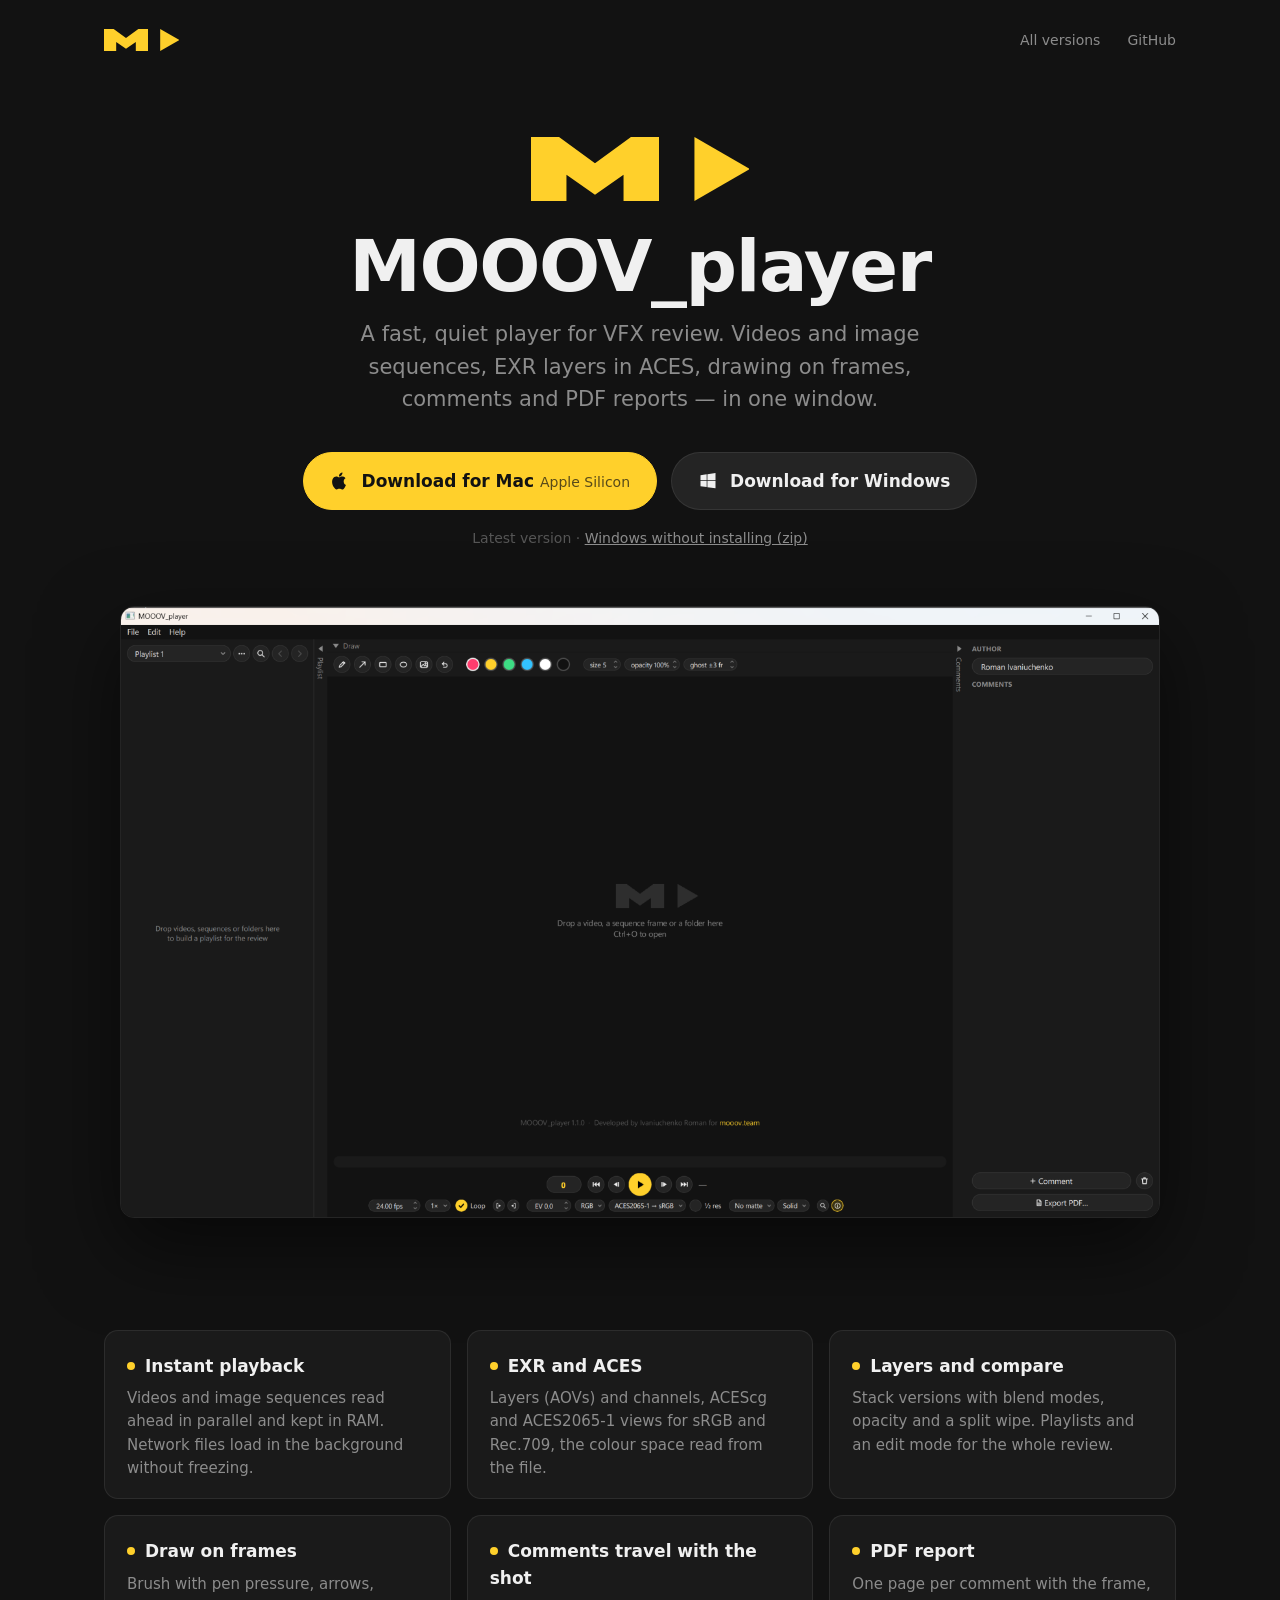
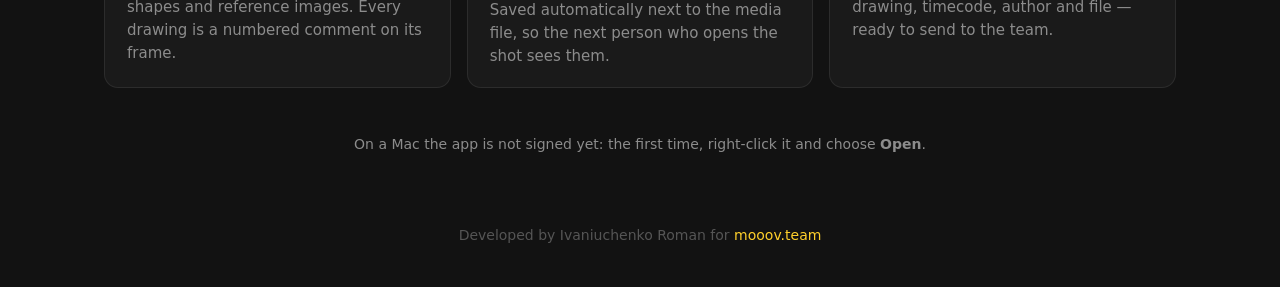
<file: docs/index.html>
<!doctype html>
<html lang="en">
<head>
<meta charset="utf-8">
<meta name="viewport" content="width=device-width, initial-scale=1">
<title>MOOOV_player — fast VFX review player</title>
<meta name="description" content="A fast, quiet player for VFX review on Mac and Windows: videos and image sequences, EXR layers in ACES, drawing on frames, comments and PDF reports.">
<meta property="og:type" content="website">
<meta property="og:site_name" content="MOOOV_player">
<meta property="og:title" content="MOOOV_player — fast VFX review player">
<meta property="og:description" content="Videos and image sequences, EXR layers in ACES, drawing on frames, comments and PDF reports. Free for Mac and Windows.">
<meta property="og:url" content="https://ivanyuchenkoroman.github.io/MOOOV_player/">
<meta property="og:image" content="https://ivanyuchenkoroman.github.io/MOOOV_player/social-preview.png">
<meta property="og:image:width" content="1280">
<meta property="og:image:height" content="640">
<meta name="twitter:card" content="summary_large_image">
<meta name="twitter:image" content="https://ivanyuchenkoroman.github.io/MOOOV_player/social-preview.png">
<meta name="theme-color" content="#121212">
<link rel="icon" href="icon.png">
<style>
  :root {
    --bg: #121212; --surface: #1a1a1a; --control: #242424; --border: rgba(255,255,255,.08);
    --text: #f0f0f0; --dim: #8c8c8c; --muted: #555; --yellow: #FFD02B;
  }
  * { box-sizing: border-box; }
  html, body { margin: 0; background: var(--bg); color: var(--text); }
  body {
    font: 16px/1.55 "Segoe UI", system-ui, -apple-system, "Helvetica Neue", Arial, sans-serif;
    -webkit-font-smoothing: antialiased;
  }
  a { color: inherit; }
  .wrap { max-width: 1120px; margin: 0 auto; padding: 0 24px; }
  header { padding: 28px 0; display: flex; align-items: center; justify-content: space-between; }
  header .mark { height: 22px; display: block; }
  header nav a { color: var(--dim); text-decoration: none; font-size: 14px; margin-left: 22px; }
  header nav a:hover { color: var(--text); }

  .hero { padding: 56px 0 40px; text-align: center; }
  .hero .logo { height: 64px; margin: 0 auto 28px; display: block; }
  h1 { font-size: clamp(40px, 7vw, 72px); line-height: 1.05; margin: 0 0 14px; font-weight: 600; letter-spacing: -0.02em; }
  .lead { color: var(--dim); font-size: clamp(17px, 2.2vw, 21px); margin: 0 auto 36px; max-width: 640px; }

  .buttons { display: flex; gap: 14px; justify-content: center; flex-wrap: wrap; }
  .btn {
    display: inline-flex; align-items: center; gap: 12px; padding: 15px 26px; border-radius: 999px;
    text-decoration: none; font-weight: 600; font-size: 17px; min-width: 250px; justify-content: center;
    background: var(--control); color: var(--text); border: 1px solid var(--border);
    transition: transform .12s ease, background .12s ease;
  }
  .btn:hover { transform: translateY(-1px); background: #2c2c2c; }
  .btn.primary { background: var(--yellow); color: #121212; border-color: var(--yellow); }
  .btn.primary:hover { background: #ffda55; }
  .btn svg { width: 20px; height: 20px; flex: none; }
  .btn small { font-weight: 400; opacity: .7; font-size: 14px; }
  .meta { color: var(--muted); font-size: 14px; margin-top: 18px; }
  .meta a { color: var(--dim); }

  .shot { margin: 56px auto 0; border-radius: 14px; overflow: hidden; border: 1px solid var(--border);
          box-shadow: 0 30px 80px rgba(0,0,0,.55); max-width: 1040px; }
  .shot img { display: block; width: 100%; height: auto; }

  .features { display: grid; grid-template-columns: repeat(3, 1fr); gap: 16px; padding: 72px 0 24px; }
  .card { background: var(--surface); border: 1px solid var(--border); border-radius: 14px; padding: 22px 22px 18px; }
  .card h3 { margin: 0 0 8px; font-size: 17px; font-weight: 600; }
  .card h3::before { content: ""; display: inline-block; width: 8px; height: 8px; border-radius: 50%;
                     background: var(--yellow); margin-right: 10px; vertical-align: 2px; }
  .card p { margin: 0; color: var(--dim); font-size: 15px; }

  .note { color: var(--dim); font-size: 14px; text-align: center; padding: 8px 0 0; }
  footer { color: var(--muted); font-size: 14px; text-align: center; padding: 56px 0 40px; }
  footer a { color: var(--yellow); text-decoration: none; }

  @media (max-width: 820px) { .features { grid-template-columns: 1fr; } header nav a:first-child { display: none; } }
  @media (max-width: 520px) { .btn { min-width: 0; width: 100%; } .hero { padding-top: 24px; } }
</style>
</head>
<body>
<div class="wrap">
  <header>
    <svg class="mark" viewBox="0 0 342 100" aria-label="MOOOV"><polygon points="0,0 43.8,0 100,40.9 156.2,0 200,0 200,100 144.6,100 144.6,59.1 100,90.3 55.4,59.1 55.4,100 0,100" fill="#FFD02B"/><polygon points="255.4,0 342,50 255.4,100" fill="#FFD02B"/></svg>
    <nav>
      <a href="https://github.com/ivanyuchenkoroman/MOOOV_player/releases">All versions</a>
      <a href="https://github.com/ivanyuchenkoroman/MOOOV_player">GitHub</a>
    </nav>
  </header>

  <section class="hero">
    <svg class="logo" viewBox="0 0 342 100" aria-hidden="true"><polygon points="0,0 43.8,0 100,40.9 156.2,0 200,0 200,100 144.6,100 144.6,59.1 100,90.3 55.4,59.1 55.4,100 0,100" fill="#FFD02B"/><polygon points="255.4,0 342,50 255.4,100" fill="#FFD02B"/></svg>
    <h1>MOOOV_player</h1>
    <p class="lead">A fast, quiet player for VFX review. Videos and image sequences, EXR layers in ACES, drawing on frames, comments and PDF reports — in one window.</p>

    <div class="buttons">
      <a class="btn" id="mac" href="https://github.com/ivanyuchenkoroman/MOOOV_player/releases/latest">
        <svg viewBox="0 0 24 24" fill="currentColor" aria-hidden="true"><path d="M16.4 12.6c0-2.6 2.1-3.8 2.2-3.9-1.2-1.8-3.1-2-3.7-2-1.6-.2-3.1.9-3.9.9-.8 0-2-.9-3.4-.9-1.7 0-3.3 1-4.2 2.6-1.8 3.1-.5 7.8 1.3 10.3.9 1.2 1.9 2.6 3.2 2.6 1.3-.1 1.8-.8 3.3-.8s2 .8 3.4.8c1.4 0 2.3-1.3 3.1-2.5 1-1.4 1.4-2.8 1.4-2.9-.1 0-2.7-1-2.7-4.2zM13.9 5c.7-.9 1.2-2 1-3.2-1 0-2.3.7-3 1.6-.7.8-1.3 2-1.1 3.1 1.2.1 2.4-.6 3.1-1.5z"/></svg>
        <span>Download for Mac <small>Apple Silicon</small></span>
      </a>
      <a class="btn" id="win" href="https://github.com/ivanyuchenkoroman/MOOOV_player/releases/latest">
        <svg viewBox="0 0 24 24" fill="currentColor" aria-hidden="true"><path d="M3 5.1 10.4 4v7.2H3V5.1zm8.3-1.2L21 2.5v8.7h-9.7V3.9zM3 12.1h7.4v7.2L3 18.2v-6.1zm8.3 0H21v8.7l-9.7-1.4v-7.3z"/></svg>
        <span>Download for Windows</span>
      </a>
    </div>
    <p class="meta"><span id="ver">Latest version</span> · <a id="zip" href="https://github.com/ivanyuchenkoroman/MOOOV_player/releases/latest">Windows without installing (zip)</a></p>

    <div class="shot"><img src="player.png" width="1600" height="940" alt="MOOOV_player window with the playlist, drawing and comments panels open"></div>
  </section>

  <section class="features">
    <div class="card"><h3>Instant playback</h3><p>Videos and image sequences read ahead in parallel and kept in RAM. Network files load in the background without freezing.</p></div>
    <div class="card"><h3>EXR and ACES</h3><p>Layers (AOVs) and channels, ACEScg and ACES2065-1 views for sRGB and Rec.709, the colour space read from the file.</p></div>
    <div class="card"><h3>Layers and compare</h3><p>Stack versions with blend modes, opacity and a split wipe. Playlists and an edit mode for the whole review.</p></div>
    <div class="card"><h3>Draw on frames</h3><p>Brush with pen pressure, arrows, shapes and reference images. Every drawing is a numbered comment on its frame.</p></div>
    <div class="card"><h3>Comments travel with the shot</h3><p>Saved automatically next to the media file, so the next person who opens the shot sees them.</p></div>
    <div class="card"><h3>PDF report</h3><p>One page per comment with the frame, drawing, timecode, author and file — ready to send to the team.</p></div>
  </section>

  <p class="note">On a Mac the app is not signed yet: the first time, right-click it and choose <b>Open</b>.</p>

  <footer>Developed by Ivaniuchenko Roman for <a href="https://mooov.team">mooov.team</a></footer>
</div>

<script>
// Кнопки ведут прямо на файлы последней версии; без сети/JS остаются ссылкой на страницу релиза.
(function () {
  var mac = document.getElementById("mac"), win = document.getElementById("win");
  var ua = navigator.userAgent;
  (/Mac/.test(ua) && !/iPhone|iPad/.test(ua) ? mac : /Win/.test(ua) ? win : null || mac).classList.add("primary");
  fetch("https://api.github.com/repos/ivanyuchenkoroman/MOOOV_player/releases/latest")
    .then(function (r) { return r.ok ? r.json() : null; })
    .then(function (rel) {
      if (!rel) return;
      document.getElementById("ver").textContent = "Version " + rel.tag_name.replace(/^v/, "");
      (rel.assets || []).forEach(function (a) {
        if (/mac.*\.dmg$/.test(a.name)) mac.href = a.browser_download_url;
        else if (/win-setup\.exe$/.test(a.name)) win.href = a.browser_download_url;
        else if (/win-portable\.zip$/.test(a.name)) document.getElementById("zip").href = a.browser_download_url;
      });
    })
    .catch(function () {});
})();
</script>
</body>
</html>
</file>
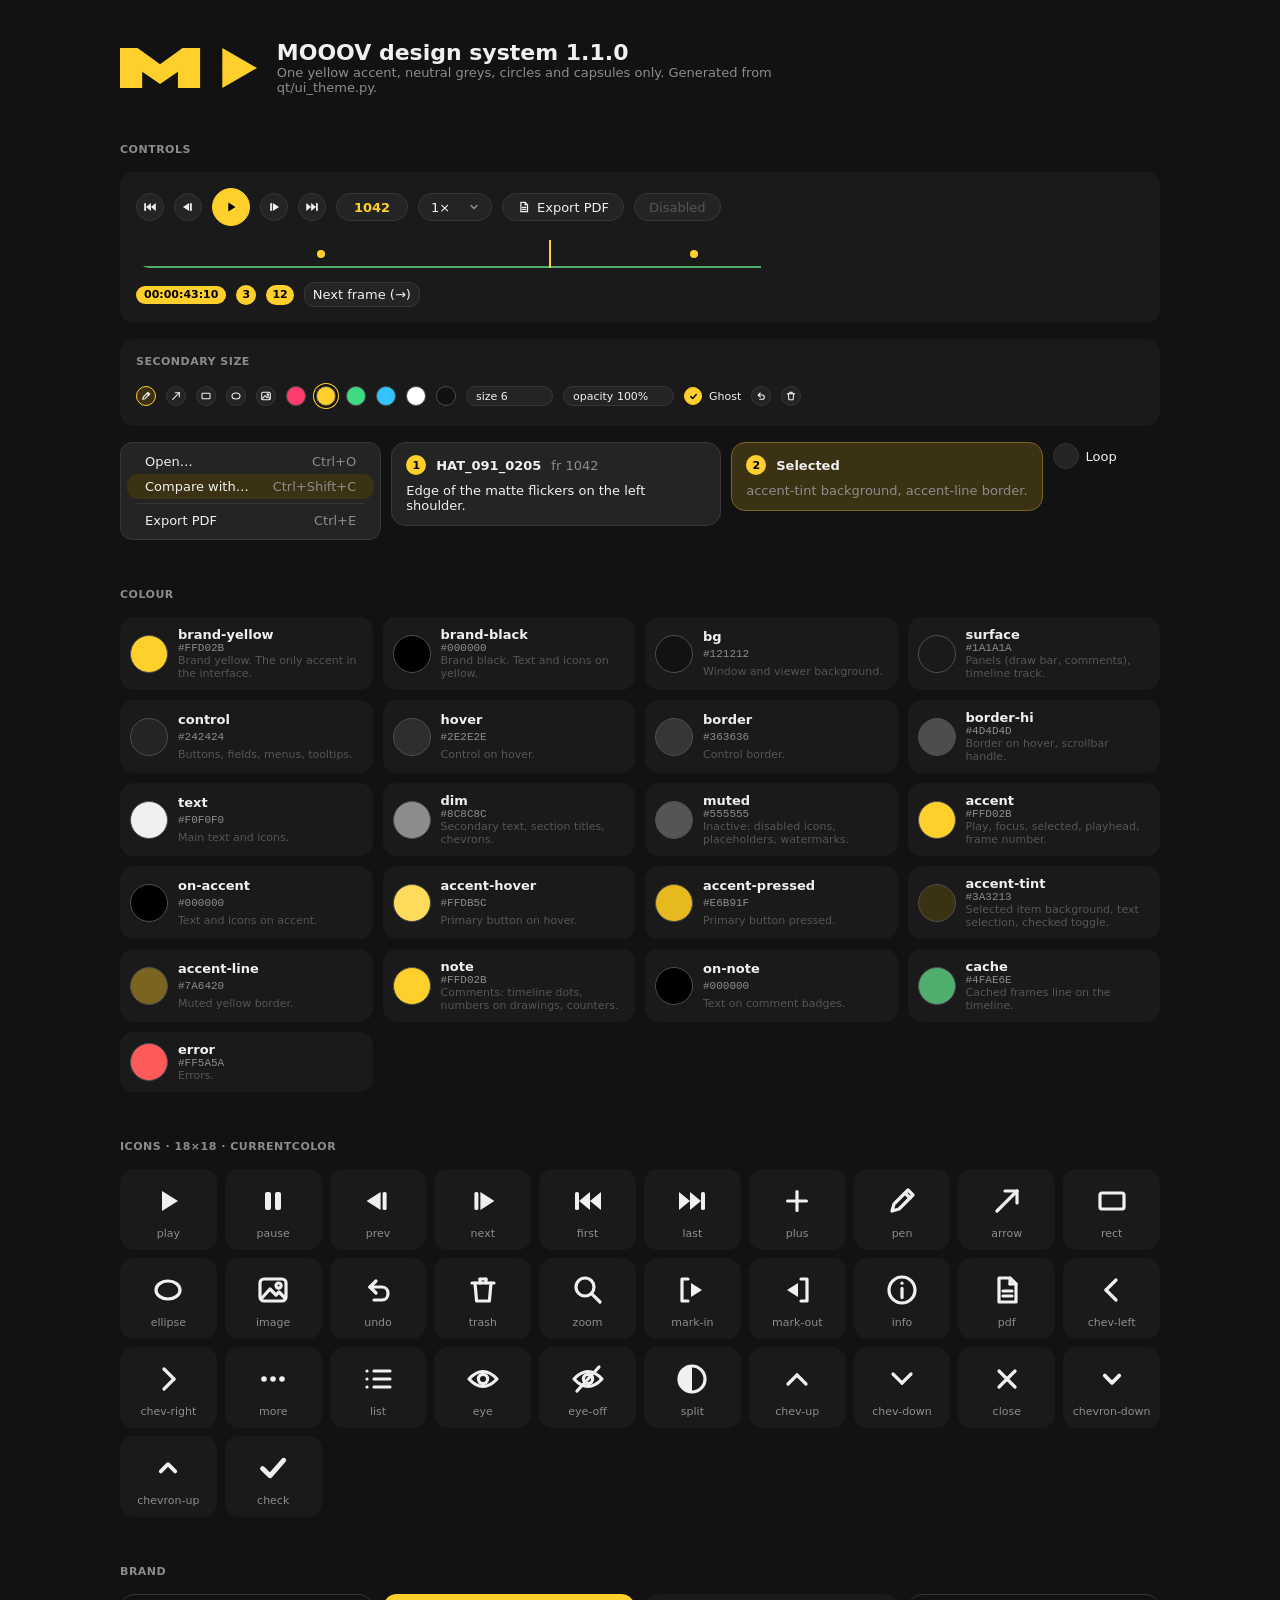
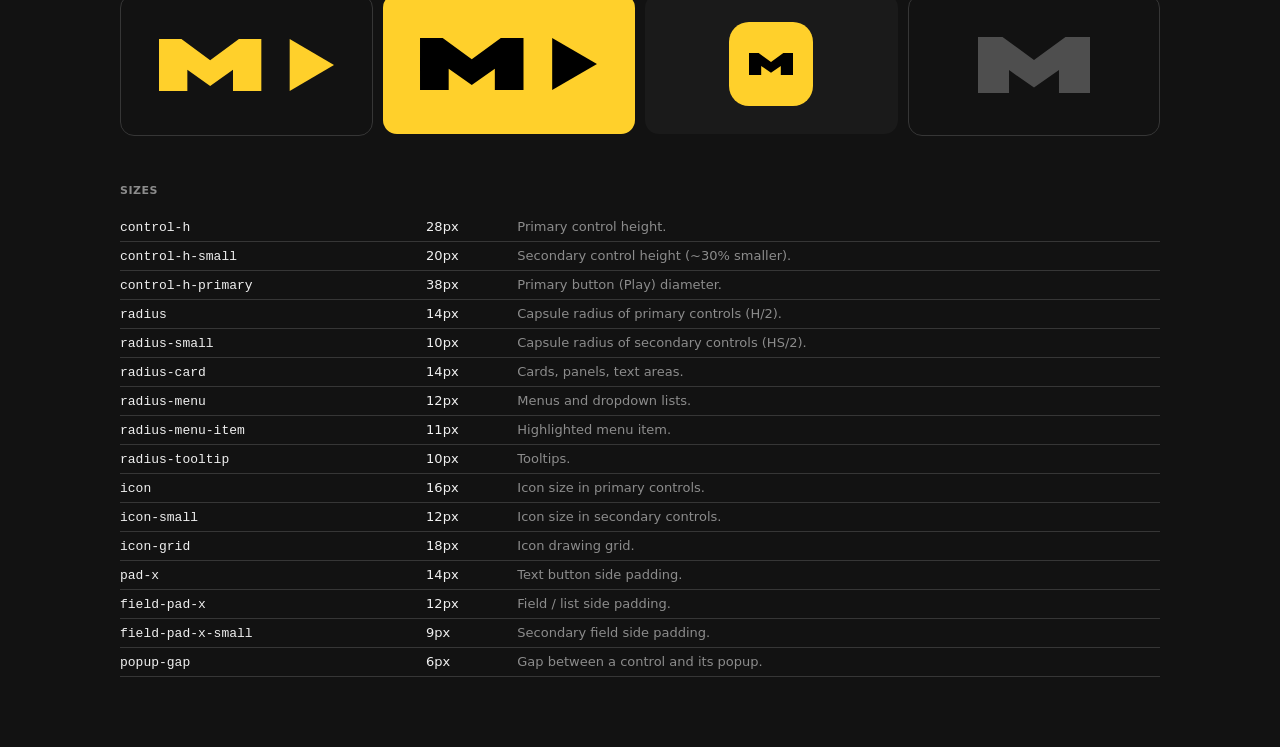
<file: design-system/preview.html>
<!doctype html>
<html lang="en"><head><meta charset="utf-8"><meta name="viewport" content="width=device-width, initial-scale=1">
<title>MOOOV design system</title>
<style>
/* MOOOV design system 1.1.0: tokens. Generated from ui_theme.py, do not edit by hand. */
:root {
  --mo-brand-yellow: #ffd02b;
  --mo-brand-black: #000000;
  --mo-bg: #121212;
  --mo-surface: #1a1a1a;
  --mo-control: #242424;
  --mo-hover: #2e2e2e;
  --mo-border: #363636;
  --mo-border-hi: #4d4d4d;
  --mo-text: #f0f0f0;
  --mo-dim: #8c8c8c;
  --mo-muted: #555555;
  --mo-accent: #ffd02b;
  --mo-on-accent: #000000;
  --mo-accent-hover: #ffdb5c;
  --mo-accent-pressed: #e6b91f;
  --mo-accent-tint: #3a3213;
  --mo-accent-line: #7a6420;
  --mo-note: #ffd02b;
  --mo-on-note: #000000;
  --mo-cache: #4fae6e;
  --mo-error: #ff5a5a;
  --mo-control-h: 28px;
  --mo-control-h-small: 20px;
  --mo-control-h-primary: 38px;
  --mo-radius: 14px;
  --mo-radius-small: 10px;
  --mo-radius-card: 14px;
  --mo-radius-menu: 12px;
  --mo-radius-menu-item: 11px;
  --mo-radius-tooltip: 10px;
  --mo-icon: 16px;
  --mo-icon-small: 12px;
  --mo-icon-grid: 18px;
  --mo-pad-x: 14px;
  --mo-field-pad-x: 12px;
  --mo-field-pad-x-small: 9px;
  --mo-popup-gap: 6px;
  --mo-font: -apple-system, BlinkMacSystemFont, "SF Pro Text", "Segoe UI", system-ui, sans-serif;
  --mo-font-size: 13px;
  --mo-font-size-small: 11px;
  --mo-draw-1: #ff3d6e;
  --mo-draw-2: #ffd02b;
  --mo-draw-3: #3ddc84;
  --mo-draw-4: #33c3ff;
  --mo-draw-5: #ffffff;
  --mo-draw-6: #111111;
  --mo-mark-leg: 0.277;
  color-scheme: dark;
}
</style><style>
/* MOOOV design system 1.1.0: components for the web.
   Same rules as the Qt stylesheet in qt/ui_theme.py. Needs tokens/tokens.css loaded first.
   Shape rule: circles and capsules only (the "O" of the logo). Cards get --mo-radius-card. */

.mo {
  font-family: var(--mo-font);
  font-size: var(--mo-font-size);
  color: var(--mo-text);
  background: var(--mo-bg);
  -webkit-font-smoothing: antialiased;
}
.mo-surface { background: var(--mo-surface); }

/* ---------- buttons ---------- */
.mo-btn {
  box-sizing: border-box;
  display: inline-flex; align-items: center; justify-content: center; gap: 6px;
  height: var(--mo-control-h); padding: 0 var(--mo-pad-x);
  font: inherit; color: var(--mo-text); white-space: nowrap;
  background: var(--mo-control); border: 1px solid var(--mo-border); border-radius: var(--mo-radius);
  cursor: pointer; user-select: none;
}
.mo-btn:hover { background: var(--mo-hover); }
.mo-btn:active { background: var(--mo-surface); }
.mo-btn[aria-pressed="true"], .mo-btn.is-checked { background: var(--mo-accent-tint); border-color: var(--mo-accent); }
.mo-btn:disabled { color: var(--mo-muted); cursor: default; background: var(--mo-control); }
.mo-btn:focus-visible { outline: none; border-color: var(--mo-accent); }
.mo-btn svg { width: calc(var(--mo-icon) - 2px); height: calc(var(--mo-icon) - 2px); flex: none; }

/* icon only: a circle, diameter = control height */
.mo-btn--icon { width: var(--mo-control-h); padding: 0; }
.mo-btn--icon svg { width: var(--mo-icon); height: var(--mo-icon); }

/* primary: one per screen (Play). Yellow circle, black icon */
.mo-btn--primary {
  width: var(--mo-control-h-primary); height: var(--mo-control-h-primary); padding: 0;
  color: var(--mo-on-accent); background: var(--mo-accent); border-color: var(--mo-accent);
  border-radius: calc(var(--mo-control-h-primary) / 2);
}
.mo-btn--primary:hover { background: var(--mo-accent-hover); border-color: var(--mo-accent-hover); }
.mo-btn--primary:active { background: var(--mo-accent-pressed); }
.mo-btn--primary svg { width: var(--mo-icon); height: var(--mo-icon); }

/* ---------- fields ---------- */
.mo-field, .mo-select {
  box-sizing: border-box;
  height: var(--mo-control-h); padding: 0 var(--mo-field-pad-x);
  font: inherit; color: var(--mo-text);
  background: var(--mo-control); border: 1px solid var(--mo-border); border-radius: var(--mo-radius);
  font-variant-numeric: tabular-nums;
}
.mo-field::placeholder { color: var(--mo-muted); }
.mo-field:hover, .mo-select:hover { border-color: var(--mo-border-hi); }
.mo-field:focus, .mo-select:focus { outline: none; border-color: var(--mo-accent); }
.mo-field::selection { background: var(--mo-accent-tint); }
.mo-select {
  appearance: none; -webkit-appearance: none; padding-right: 28px; cursor: pointer;
  background-image: url("data:image/svg+xml,%3Csvg xmlns='http://www.w3.org/2000/svg' width='10' height='10' viewBox='0 0 10 10'%3E%3Cpath d='M2 3.5 L5 6.5 L8 3.5' fill='none' stroke='%238c8c8c' stroke-width='1.6' stroke-linecap='round' stroke-linejoin='round'/%3E%3C/svg%3E");
  background-repeat: no-repeat; background-position: right 12px center; background-size: 10px;
}
.mo-textarea {
  box-sizing: border-box; padding: 8px 12px; font: inherit; color: var(--mo-text); resize: vertical;
  background: var(--mo-control); border: 1px solid var(--mo-border); border-radius: var(--mo-radius-card);
}
.mo-textarea:focus { outline: none; border-color: var(--mo-accent); }

/* frame counter: yellow, bold, centred */
.mo-frame { color: var(--mo-accent); font-weight: 600; text-align: center; padding: 0; }

/* ---------- checkbox: a circle ---------- */
.mo-check { display: inline-flex; align-items: center; gap: 7px; min-height: var(--mo-control-h); cursor: pointer; }
.mo-check input {
  appearance: none; -webkit-appearance: none; margin: 0; flex: none;
  width: calc(var(--mo-control-h) - 2px); height: calc(var(--mo-control-h) - 2px);
  border: 1px solid var(--mo-border); border-radius: 50%; background: var(--mo-control) center / 12px no-repeat;
  cursor: pointer;
}
.mo-check input:hover { border-color: var(--mo-border-hi); }
.mo-check input:checked {
  background-color: var(--mo-accent); border-color: var(--mo-accent);
  background-image: url("data:image/svg+xml,%3Csvg xmlns='http://www.w3.org/2000/svg' width='12' height='12' viewBox='0 0 12 12'%3E%3Cpath d='M2.5 6.2 L5 8.6 L9.6 3.4' fill='none' stroke='%23000' stroke-width='2' stroke-linecap='round' stroke-linejoin='round'/%3E%3C/svg%3E");
}
.mo-check input:focus-visible { outline: none; border-color: var(--mo-accent); }

/* ---------- secondary size: ~30% smaller ---------- */
.mo-small { font-size: var(--mo-font-size-small); }
.mo-small.mo-btn, .mo-small .mo-btn { height: var(--mo-control-h-small); border-radius: var(--mo-radius-small); padding: 0 10px; }
.mo-small.mo-btn--icon, .mo-small .mo-btn--icon { width: var(--mo-control-h-small); padding: 0; }
.mo-small.mo-btn svg, .mo-small .mo-btn svg { width: var(--mo-icon-small); height: var(--mo-icon-small); }
.mo-small.mo-field, .mo-small .mo-field, .mo-small.mo-select, .mo-small .mo-select {
  height: var(--mo-control-h-small); border-radius: var(--mo-radius-small); padding: 0 var(--mo-field-pad-x-small);
}
.mo-small.mo-select, .mo-small .mo-select { padding-right: 20px; background-position: right 8px center; background-size: 8px; }
.mo-small.mo-check input, .mo-small .mo-check input {
  width: calc(var(--mo-control-h-small) - 2px); height: calc(var(--mo-control-h-small) - 2px); background-size: 9px;
}

/* ---------- popups ---------- */
.mo-menu {
  display: flex; flex-direction: column; min-width: 160px; padding: 6px;
  background: var(--mo-control); border: 1px solid var(--mo-border); border-radius: var(--mo-radius-menu);
}
.mo-menu-item {
  display: flex; justify-content: space-between; gap: 24px; padding: 5px 18px;
  border-radius: var(--mo-radius-menu-item); color: var(--mo-text); cursor: default;
}
.mo-menu-item:hover, .mo-menu-item.is-active { background: var(--mo-accent-tint); }
.mo-menu-item kbd { font: inherit; color: var(--mo-dim); }
.mo-menu-sep { height: 1px; margin: 4px 10px; background: var(--mo-border); }
.mo-tooltip {
  display: inline-block; padding: 4px 8px; color: var(--mo-text);
  background: var(--mo-control); border: 1px solid var(--mo-border); border-radius: var(--mo-radius-tooltip);
}

/* ---------- blocks ---------- */
.mo-card {
  padding: 12px 14px; background: var(--mo-control);
  border: 1px solid var(--mo-border); border-radius: var(--mo-radius-card);
}
.mo-card.is-selected { background: var(--mo-accent-tint); border-color: var(--mo-accent-line); }
.mo-section-title {
  color: var(--mo-dim); font-size: var(--mo-font-size-small); font-weight: 600;
  letter-spacing: 0.5px; text-transform: uppercase;
}
.mo-dim { color: var(--mo-dim); }

/* comment badge / counter: yellow circle or capsule with black text */
.mo-badge {
  box-sizing: border-box; display: inline-flex; align-items: center; justify-content: center;
  min-width: 20px; height: 20px; padding: 0 6px; border-radius: 10px;
  font-size: var(--mo-font-size-small); font-weight: 600; font-variant-numeric: tabular-nums;
  color: var(--mo-on-note); background: var(--mo-note);
}

/* playhead tag: capsule with timecode */
.mo-playhead {
  display: inline-flex; align-items: center; height: 18px; padding: 0 8px; border-radius: 9px;
  font-size: var(--mo-font-size-small); font-weight: 600; font-variant-numeric: tabular-nums;
  color: var(--mo-on-accent); background: var(--mo-accent);
}

/* colour swatch for the drawing palette */
.mo-swatch {
  width: 18px; height: 18px; border-radius: 50%; border: 1px solid var(--mo-border-hi); cursor: pointer;
}
.mo-swatch.is-active { box-shadow: 0 0 0 2px var(--mo-bg), 0 0 0 3px var(--mo-accent); }

/* scrollbar */
.mo ::-webkit-scrollbar { width: 8px; height: 8px; }
.mo ::-webkit-scrollbar-thumb { background: var(--mo-border-hi); border-radius: 2px; border: 2px solid transparent; background-clip: padding-box; }
.mo ::-webkit-scrollbar-track { background: transparent; }
</style>
<style>
body { margin: 0; }
main { max-width: 1040px; margin: 0 auto; padding: 40px max(16px, 3vw) 80px; display: grid; gap: 48px; }
header { display: flex; align-items: center; gap: 20px; flex-wrap: wrap; }
header img { height: 40px; }
header p { margin: 0; color: var(--mo-dim); max-width: 60ch; }
section { display: grid; gap: 16px; }
.grid { display: grid; grid-template-columns: repeat(auto-fill, minmax(220px, 1fr)); gap: 10px; }
.sw { display: grid; grid-template-columns: 36px 1fr; column-gap: 12px; align-items: center; padding: 10px;
      background: var(--mo-surface); border-radius: var(--mo-radius-card); }
.sw i { grid-row: span 3; width: 36px; height: 36px; border-radius: 50%; border: 1px solid var(--mo-border-hi); }
.sw code { color: var(--mo-dim); font-size: 11px; } .sw small { color: var(--mo-muted); font-size: 11px; }
.row { display: flex; align-items: center; gap: 10px; flex-wrap: wrap; }
.panel { background: var(--mo-surface); border-radius: var(--mo-radius-card); padding: 16px; display: grid; gap: 14px; }
.icons { display: grid; grid-template-columns: repeat(auto-fill, minmax(92px, 1fr)); gap: 8px; }
.icons figure { margin: 0; display: grid; justify-items: center; gap: 8px; padding: 14px 4px 10px;
                background: var(--mo-surface); border-radius: var(--mo-radius-card); }
.icons svg { width: 36px; height: 36px; } .icons figcaption { font-size: 11px; color: var(--mo-dim); }
table { border-collapse: collapse; width: 100%; font-variant-numeric: tabular-nums; }
td { padding: 6px 10px 6px 0; border-bottom: 1px solid var(--mo-border); vertical-align: top; }
td:nth-child(3) { color: var(--mo-dim); }
.brand { display: grid; grid-template-columns: repeat(auto-fill, minmax(220px, 1fr)); gap: 10px; }
.brand div { display: grid; place-items: center; height: 140px; border-radius: var(--mo-radius-card); }
.brand img { max-height: 56px; max-width: 70%; }
.timeline { position: relative; height: 28px; background: var(--mo-surface); border-radius: 14px; overflow: hidden; }
.timeline .cache { position: absolute; left: 0; bottom: 0; height: 2px; width: 62%; background: var(--mo-cache); }
.timeline .dot { position: absolute; top: 10px; width: 8px; height: 8px; border-radius: 50%; background: var(--mo-note); }
.timeline .ph { position: absolute; top: 0; bottom: 0; left: 41%; width: 2px; background: var(--mo-accent); }
</style></head>
<body class="mo"><main>
<header><img src="[data-uri]" alt="MOOOV logo"><div><h1 style="margin:0;font-size:22px">MOOOV design system 1.1.0</h1>
<p>One yellow accent, neutral greys, circles and capsules only. Generated from qt/ui_theme.py.</p></div></header>

<section><div class="mo-section-title">Controls</div>
<div class="panel">
<div class="row">
<button class="mo-btn mo-btn--icon" title="First frame"><svg viewBox="0 0 18 18" aria-hidden="true"><rect x="2.5" y="4.5" width="2" height="9" rx="0.8" fill="currentColor"/><polygon points="10,4.5 10,13.5 4.5,9" fill="currentColor"/><polygon points="15.5,4.5 15.5,13.5 10,9" fill="currentColor"/></svg></button>
<button class="mo-btn mo-btn--icon" title="Previous frame"><svg viewBox="0 0 18 18" aria-hidden="true"><polygon points="10.3,4.5 10.3,13.5 3.3,9" fill="currentColor"/><rect x="11.3" y="4.5" width="2" height="9" rx="0.8" fill="currentColor"/></svg></button>
<button class="mo-btn mo-btn--primary" title="Play"><svg viewBox="0 0 18 18" aria-hidden="true"><polygon points="6,4 14,9 6,14" fill="currentColor"/></svg></button>
<button class="mo-btn mo-btn--icon" title="Next frame"><svg viewBox="0 0 18 18" aria-hidden="true"><rect x="4.7" y="4.5" width="2" height="9" rx="0.8" fill="currentColor"/><polygon points="7.7,4.5 7.7,13.5 14.7,9" fill="currentColor"/></svg></button>
<button class="mo-btn mo-btn--icon" title="Last frame"><svg viewBox="0 0 18 18" aria-hidden="true"><polygon points="2.5,4.5 2.5,13.5 8,9" fill="currentColor"/><polygon points="8,4.5 8,13.5 13.5,9" fill="currentColor"/><rect x="13.5" y="4.5" width="2" height="9" rx="0.8" fill="currentColor"/></svg></button>
<input class="mo-field mo-frame" value="1042" size="5" aria-label="Frame">
<select class="mo-select" aria-label="Speed"><option>1×</option><option>0.5×</option><option>2×</option></select>
<button class="mo-btn"><svg viewBox="0 0 18 18" aria-hidden="true"><path d="M5 3 L10.5 3 L13.5 6 L13.5 15 L5 15 L5 3 Z" fill="none" stroke="currentColor" stroke-width="1.6" stroke-linecap="round" stroke-linejoin="round"/><line x1="10.5" y1="3" x2="10.5" y2="6" fill="none" stroke="currentColor" stroke-width="1.6" stroke-linecap="round" stroke-linejoin="round"/><line x1="10.5" y1="6" x2="13.5" y2="6" fill="none" stroke="currentColor" stroke-width="1.6" stroke-linecap="round" stroke-linejoin="round"/><line x1="7" y1="9.5" x2="11.5" y2="9.5" fill="none" stroke="currentColor" stroke-width="1.6" stroke-linecap="round" stroke-linejoin="round"/><line x1="7" y1="12" x2="11.5" y2="12" fill="none" stroke="currentColor" stroke-width="1.6" stroke-linecap="round" stroke-linejoin="round"/></svg>Export PDF</button>
<button class="mo-btn" disabled>Disabled</button>
</div>
<div class="timeline"><span class="cache"></span><span class="dot" style="left:18%"></span><span class="dot" style="left:55%"></span><span class="ph"></span></div>
<div class="row"><span class="mo-playhead">00:00:43:10</span><span class="mo-badge">3</span><span class="mo-badge">12</span>
<span class="mo-tooltip">Next frame (→)</span></div>
</div>
<div class="panel mo-small">
<div class="mo-section-title">Secondary size</div>
<div class="row">
<button class="mo-btn mo-btn--icon" title="Pen" aria-pressed="true"><svg viewBox="0 0 18 18" aria-hidden="true"><path d="M4 14 L5 10.5 L12 3.5 L14.5 6 L7.5 13 L4 14 Z" fill="none" stroke="currentColor" stroke-width="1.6" stroke-linecap="round" stroke-linejoin="round"/><line x1="10.5" y1="5" x2="13" y2="7.5" fill="none" stroke="currentColor" stroke-width="1.6" stroke-linecap="round" stroke-linejoin="round"/></svg></button>
<button class="mo-btn mo-btn--icon" title="Arrow"><svg viewBox="0 0 18 18" aria-hidden="true"><line x1="4" y1="14" x2="14" y2="4" fill="none" stroke="currentColor" stroke-width="1.6" stroke-linecap="round" stroke-linejoin="round"/><line x1="14" y1="4" x2="8" y2="4" fill="none" stroke="currentColor" stroke-width="1.6" stroke-linecap="round" stroke-linejoin="round"/><line x1="14" y1="4" x2="14" y2="10" fill="none" stroke="currentColor" stroke-width="1.6" stroke-linecap="round" stroke-linejoin="round"/></svg></button>
<button class="mo-btn mo-btn--icon" title="Rectangle"><svg viewBox="0 0 18 18" aria-hidden="true"><rect x="3" y="5" width="12" height="8" rx="1" fill="none" stroke="currentColor" stroke-width="1.6" stroke-linecap="round" stroke-linejoin="round"/></svg></button>
<button class="mo-btn mo-btn--icon" title="Ellipse"><svg viewBox="0 0 18 18" aria-hidden="true"><ellipse cx="9" cy="9" rx="6" ry="4.5" fill="none" stroke="currentColor" stroke-width="1.6" stroke-linecap="round" stroke-linejoin="round"/></svg></button>
<button class="mo-btn mo-btn--icon" title="Reference image"><svg viewBox="0 0 18 18" aria-hidden="true"><rect x="2.5" y="3.5" width="13" height="11" rx="2" fill="none" stroke="currentColor" stroke-width="1.6" stroke-linecap="round" stroke-linejoin="round"/><path d="M3 13.5 L7.5 8.5 L10.5 11.5 L12 10 L15 13" fill="none" stroke="currentColor" stroke-width="1.6" stroke-linecap="round" stroke-linejoin="round"/><ellipse cx="11.8" cy="6.8" rx="1.3" ry="1.3" fill="none" stroke="currentColor" stroke-width="1.6" stroke-linecap="round" stroke-linejoin="round"/></svg></button>
<span class="mo-swatch" style="background:#ff3d6e"></span><span class="mo-swatch is-active" style="background:#ffd02b"></span><span class="mo-swatch" style="background:#3ddc84"></span><span class="mo-swatch" style="background:#33c3ff"></span><span class="mo-swatch" style="background:#ffffff"></span><span class="mo-swatch" style="background:#111111"></span>
<input class="mo-field" value="size 6" size="7" aria-label="Size">
<input class="mo-field" value="opacity 100%" size="11" aria-label="Opacity">
<label class="mo-check"><input type="checkbox" checked> Ghost</label>
<button class="mo-btn mo-btn--icon" title="Undo"><svg viewBox="0 0 18 18" aria-hidden="true"><path d="M5 7.5 L11 7.5 C15 7.5 15 14 11 14 L7 14" fill="none" stroke="currentColor" stroke-width="1.6" stroke-linecap="round" stroke-linejoin="round"/><line x1="5" y1="7.5" x2="8" y2="4.5" fill="none" stroke="currentColor" stroke-width="1.6" stroke-linecap="round" stroke-linejoin="round"/><line x1="5" y1="7.5" x2="8" y2="10.5" fill="none" stroke="currentColor" stroke-width="1.6" stroke-linecap="round" stroke-linejoin="round"/></svg></button>
<button class="mo-btn mo-btn--icon" title="Clear"><svg viewBox="0 0 18 18" aria-hidden="true"><line x1="3.5" y1="5.5" x2="14.5" y2="5.5" fill="none" stroke="currentColor" stroke-width="1.6" stroke-linecap="round" stroke-linejoin="round"/><line x1="7.5" y1="5.5" x2="7.5" y2="3.5" fill="none" stroke="currentColor" stroke-width="1.6" stroke-linecap="round" stroke-linejoin="round"/><line x1="7.5" y1="3.5" x2="10.5" y2="3.5" fill="none" stroke="currentColor" stroke-width="1.6" stroke-linecap="round" stroke-linejoin="round"/><line x1="10.5" y1="3.5" x2="10.5" y2="5.5" fill="none" stroke="currentColor" stroke-width="1.6" stroke-linecap="round" stroke-linejoin="round"/><path d="M5 5.5 L5.8 14.5 L12.2 14.5 L13 5.5" fill="none" stroke="currentColor" stroke-width="1.6" stroke-linecap="round" stroke-linejoin="round"/></svg></button>
</div></div>
<div class="row" style="align-items:flex-start">
<div class="mo-menu"><div class="mo-menu-item">Open… <kbd>Ctrl+O</kbd></div><div class="mo-menu-item is-active">Compare with… <kbd>Ctrl+Shift+C</kbd></div>
<div class="mo-menu-sep"></div><div class="mo-menu-item">Export PDF <kbd>Ctrl+E</kbd></div></div>
<div class="mo-card" style="max-width:300px"><div class="row"><span class="mo-badge">1</span><b>HAT_091_0205</b><span class="mo-dim">fr 1042</span></div>
<p style="margin:8px 0 0">Edge of the matte flickers on the left shoulder.</p></div>
<div class="mo-card is-selected" style="max-width:300px"><div class="row"><span class="mo-badge">2</span><b>Selected</b></div>
<p style="margin:8px 0 0" class="mo-dim">accent-tint background, accent-line border.</p></div>
<label class="mo-check"><input type="checkbox"> Loop</label>
</div>
</section>

<section><div class="mo-section-title">Colour</div><div class="grid"><div class="sw"><i style="background:#FFD02B"></i><b>brand-yellow</b><code>#FFD02B</code><small>Brand yellow. The only accent in the interface.</small></div><div class="sw"><i style="background:#000000"></i><b>brand-black</b><code>#000000</code><small>Brand black. Text and icons on yellow.</small></div><div class="sw"><i style="background:#121212"></i><b>bg</b><code>#121212</code><small>Window and viewer background.</small></div><div class="sw"><i style="background:#1a1a1a"></i><b>surface</b><code>#1A1A1A</code><small>Panels (draw bar, comments), timeline track.</small></div><div class="sw"><i style="background:#242424"></i><b>control</b><code>#242424</code><small>Buttons, fields, menus, tooltips.</small></div><div class="sw"><i style="background:#2e2e2e"></i><b>hover</b><code>#2E2E2E</code><small>Control on hover.</small></div><div class="sw"><i style="background:#363636"></i><b>border</b><code>#363636</code><small>Control border.</small></div><div class="sw"><i style="background:#4d4d4d"></i><b>border-hi</b><code>#4D4D4D</code><small>Border on hover, scrollbar handle.</small></div><div class="sw"><i style="background:#f0f0f0"></i><b>text</b><code>#F0F0F0</code><small>Main text and icons.</small></div><div class="sw"><i style="background:#8c8c8c"></i><b>dim</b><code>#8C8C8C</code><small>Secondary text, section titles, chevrons.</small></div><div class="sw"><i style="background:#555555"></i><b>muted</b><code>#555555</code><small>Inactive: disabled icons, placeholders, watermarks.</small></div><div class="sw"><i style="background:#FFD02B"></i><b>accent</b><code>#FFD02B</code><small>Play, focus, selected, playhead, frame number.</small></div><div class="sw"><i style="background:#000000"></i><b>on-accent</b><code>#000000</code><small>Text and icons on accent.</small></div><div class="sw"><i style="background:#ffdb5c"></i><b>accent-hover</b><code>#FFDB5C</code><small>Primary button on hover.</small></div><div class="sw"><i style="background:#e6b91f"></i><b>accent-pressed</b><code>#E6B91F</code><small>Primary button pressed.</small></div><div class="sw"><i style="background:#3a3213"></i><b>accent-tint</b><code>#3A3213</code><small>Selected item background, text selection, checked toggle.</small></div><div class="sw"><i style="background:#7a6420"></i><b>accent-line</b><code>#7A6420</code><small>Muted yellow border.</small></div><div class="sw"><i style="background:#FFD02B"></i><b>note</b><code>#FFD02B</code><small>Comments: timeline dots, numbers on drawings, counters.</small></div><div class="sw"><i style="background:#000000"></i><b>on-note</b><code>#000000</code><small>Text on comment badges.</small></div><div class="sw"><i style="background:#4fae6e"></i><b>cache</b><code>#4FAE6E</code><small>Cached frames line on the timeline.</small></div><div class="sw"><i style="background:#ff5a5a"></i><b>error</b><code>#FF5A5A</code><small>Errors.</small></div></div></section>
<section><div class="mo-section-title">Icons · 18×18 · currentColor</div><div class="icons"><figure><svg viewBox="0 0 18 18" aria-hidden="true"><polygon points="6,4 14,9 6,14" fill="currentColor"/></svg><figcaption>play</figcaption></figure><figure><svg viewBox="0 0 18 18" aria-hidden="true"><rect x="5" y="4.5" width="3" height="9" rx="1" fill="currentColor"/><rect x="10" y="4.5" width="3" height="9" rx="1" fill="currentColor"/></svg><figcaption>pause</figcaption></figure><figure><svg viewBox="0 0 18 18" aria-hidden="true"><polygon points="10.3,4.5 10.3,13.5 3.3,9" fill="currentColor"/><rect x="11.3" y="4.5" width="2" height="9" rx="0.8" fill="currentColor"/></svg><figcaption>prev</figcaption></figure><figure><svg viewBox="0 0 18 18" aria-hidden="true"><rect x="4.7" y="4.5" width="2" height="9" rx="0.8" fill="currentColor"/><polygon points="7.7,4.5 7.7,13.5 14.7,9" fill="currentColor"/></svg><figcaption>next</figcaption></figure><figure><svg viewBox="0 0 18 18" aria-hidden="true"><rect x="2.5" y="4.5" width="2" height="9" rx="0.8" fill="currentColor"/><polygon points="10,4.5 10,13.5 4.5,9" fill="currentColor"/><polygon points="15.5,4.5 15.5,13.5 10,9" fill="currentColor"/></svg><figcaption>first</figcaption></figure><figure><svg viewBox="0 0 18 18" aria-hidden="true"><polygon points="2.5,4.5 2.5,13.5 8,9" fill="currentColor"/><polygon points="8,4.5 8,13.5 13.5,9" fill="currentColor"/><rect x="13.5" y="4.5" width="2" height="9" rx="0.8" fill="currentColor"/></svg><figcaption>last</figcaption></figure><figure><svg viewBox="0 0 18 18" aria-hidden="true"><rect x="8.2" y="3.5" width="1.6" height="11" rx="0.8" fill="currentColor"/><rect x="3.5" y="8.2" width="11" height="1.6" rx="0.8" fill="currentColor"/></svg><figcaption>plus</figcaption></figure><figure><svg viewBox="0 0 18 18" aria-hidden="true"><path d="M4 14 L5 10.5 L12 3.5 L14.5 6 L7.5 13 L4 14 Z" fill="none" stroke="currentColor" stroke-width="1.6" stroke-linecap="round" stroke-linejoin="round"/><line x1="10.5" y1="5" x2="13" y2="7.5" fill="none" stroke="currentColor" stroke-width="1.6" stroke-linecap="round" stroke-linejoin="round"/></svg><figcaption>pen</figcaption></figure><figure><svg viewBox="0 0 18 18" aria-hidden="true"><line x1="4" y1="14" x2="14" y2="4" fill="none" stroke="currentColor" stroke-width="1.6" stroke-linecap="round" stroke-linejoin="round"/><line x1="14" y1="4" x2="8" y2="4" fill="none" stroke="currentColor" stroke-width="1.6" stroke-linecap="round" stroke-linejoin="round"/><line x1="14" y1="4" x2="14" y2="10" fill="none" stroke="currentColor" stroke-width="1.6" stroke-linecap="round" stroke-linejoin="round"/></svg><figcaption>arrow</figcaption></figure><figure><svg viewBox="0 0 18 18" aria-hidden="true"><rect x="3" y="5" width="12" height="8" rx="1" fill="none" stroke="currentColor" stroke-width="1.6" stroke-linecap="round" stroke-linejoin="round"/></svg><figcaption>rect</figcaption></figure><figure><svg viewBox="0 0 18 18" aria-hidden="true"><ellipse cx="9" cy="9" rx="6" ry="4.5" fill="none" stroke="currentColor" stroke-width="1.6" stroke-linecap="round" stroke-linejoin="round"/></svg><figcaption>ellipse</figcaption></figure><figure><svg viewBox="0 0 18 18" aria-hidden="true"><rect x="2.5" y="3.5" width="13" height="11" rx="2" fill="none" stroke="currentColor" stroke-width="1.6" stroke-linecap="round" stroke-linejoin="round"/><path d="M3 13.5 L7.5 8.5 L10.5 11.5 L12 10 L15 13" fill="none" stroke="currentColor" stroke-width="1.6" stroke-linecap="round" stroke-linejoin="round"/><ellipse cx="11.8" cy="6.8" rx="1.3" ry="1.3" fill="none" stroke="currentColor" stroke-width="1.6" stroke-linecap="round" stroke-linejoin="round"/></svg><figcaption>image</figcaption></figure><figure><svg viewBox="0 0 18 18" aria-hidden="true"><path d="M5 7.5 L11 7.5 C15 7.5 15 14 11 14 L7 14" fill="none" stroke="currentColor" stroke-width="1.6" stroke-linecap="round" stroke-linejoin="round"/><line x1="5" y1="7.5" x2="8" y2="4.5" fill="none" stroke="currentColor" stroke-width="1.6" stroke-linecap="round" stroke-linejoin="round"/><line x1="5" y1="7.5" x2="8" y2="10.5" fill="none" stroke="currentColor" stroke-width="1.6" stroke-linecap="round" stroke-linejoin="round"/></svg><figcaption>undo</figcaption></figure><figure><svg viewBox="0 0 18 18" aria-hidden="true"><line x1="3.5" y1="5.5" x2="14.5" y2="5.5" fill="none" stroke="currentColor" stroke-width="1.6" stroke-linecap="round" stroke-linejoin="round"/><line x1="7.5" y1="5.5" x2="7.5" y2="3.5" fill="none" stroke="currentColor" stroke-width="1.6" stroke-linecap="round" stroke-linejoin="round"/><line x1="7.5" y1="3.5" x2="10.5" y2="3.5" fill="none" stroke="currentColor" stroke-width="1.6" stroke-linecap="round" stroke-linejoin="round"/><line x1="10.5" y1="3.5" x2="10.5" y2="5.5" fill="none" stroke="currentColor" stroke-width="1.6" stroke-linecap="round" stroke-linejoin="round"/><path d="M5 5.5 L5.8 14.5 L12.2 14.5 L13 5.5" fill="none" stroke="currentColor" stroke-width="1.6" stroke-linecap="round" stroke-linejoin="round"/></svg><figcaption>trash</figcaption></figure><figure><svg viewBox="0 0 18 18" aria-hidden="true"><ellipse cx="7.5" cy="7.5" rx="4.5" ry="4.5" fill="none" stroke="currentColor" stroke-width="1.6" stroke-linecap="round" stroke-linejoin="round"/><line x1="10.8" y1="10.8" x2="15" y2="15" fill="none" stroke="currentColor" stroke-width="1.6" stroke-linecap="round" stroke-linejoin="round"/></svg><figcaption>zoom</figcaption></figure><figure><svg viewBox="0 0 18 18" aria-hidden="true"><polyline points="7,3.5 4,3.5 4,14.5 7,14.5" fill="none" stroke="currentColor" stroke-width="1.6" stroke-linecap="round" stroke-linejoin="round"/><polygon points="8.5,5.5 8.5,12.5 14,9" fill="currentColor"/></svg><figcaption>mark-in</figcaption></figure><figure><svg viewBox="0 0 18 18" aria-hidden="true"><polyline points="11,3.5 14,3.5 14,14.5 11,14.5" fill="none" stroke="currentColor" stroke-width="1.6" stroke-linecap="round" stroke-linejoin="round"/><polygon points="9.5,5.5 9.5,12.5 4,9" fill="currentColor"/></svg><figcaption>mark-out</figcaption></figure><figure><svg viewBox="0 0 18 18" aria-hidden="true"><ellipse cx="9" cy="9" rx="6.5" ry="6.5" fill="none" stroke="currentColor" stroke-width="1.6" stroke-linecap="round" stroke-linejoin="round"/><line x1="9" y1="8.2" x2="9" y2="12.8" fill="none" stroke="currentColor" stroke-width="1.6" stroke-linecap="round" stroke-linejoin="round"/><circle cx="9" cy="5.6" r="0.8" fill="currentColor"/></svg><figcaption>info</figcaption></figure><figure><svg viewBox="0 0 18 18" aria-hidden="true"><path d="M5 3 L10.5 3 L13.5 6 L13.5 15 L5 15 L5 3 Z" fill="none" stroke="currentColor" stroke-width="1.6" stroke-linecap="round" stroke-linejoin="round"/><line x1="10.5" y1="3" x2="10.5" y2="6" fill="none" stroke="currentColor" stroke-width="1.6" stroke-linecap="round" stroke-linejoin="round"/><line x1="10.5" y1="6" x2="13.5" y2="6" fill="none" stroke="currentColor" stroke-width="1.6" stroke-linecap="round" stroke-linejoin="round"/><line x1="7" y1="9.5" x2="11.5" y2="9.5" fill="none" stroke="currentColor" stroke-width="1.6" stroke-linecap="round" stroke-linejoin="round"/><line x1="7" y1="12" x2="11.5" y2="12" fill="none" stroke="currentColor" stroke-width="1.6" stroke-linecap="round" stroke-linejoin="round"/></svg><figcaption>pdf</figcaption></figure><figure><svg viewBox="0 0 18 18" aria-hidden="true"><line x1="11" y1="4" x2="6" y2="9" fill="none" stroke="currentColor" stroke-width="1.6" stroke-linecap="round" stroke-linejoin="round"/><line x1="6" y1="9" x2="11" y2="14" fill="none" stroke="currentColor" stroke-width="1.6" stroke-linecap="round" stroke-linejoin="round"/></svg><figcaption>chev-left</figcaption></figure><figure><svg viewBox="0 0 18 18" aria-hidden="true"><line x1="7" y1="4" x2="12" y2="9" fill="none" stroke="currentColor" stroke-width="1.6" stroke-linecap="round" stroke-linejoin="round"/><line x1="12" y1="9" x2="7" y2="14" fill="none" stroke="currentColor" stroke-width="1.6" stroke-linecap="round" stroke-linejoin="round"/></svg><figcaption>chev-right</figcaption></figure><figure><svg viewBox="0 0 18 18" aria-hidden="true"><ellipse cx="4.5" cy="9" rx="1.4" ry="1.4" fill="currentColor"/><ellipse cx="9" cy="9" rx="1.4" ry="1.4" fill="currentColor"/><ellipse cx="13.5" cy="9" rx="1.4" ry="1.4" fill="currentColor"/></svg><figcaption>more</figcaption></figure><figure><svg viewBox="0 0 18 18" aria-hidden="true"><line x1="7" y1="5" x2="15" y2="5" fill="none" stroke="currentColor" stroke-width="1.6" stroke-linecap="round" stroke-linejoin="round"/><circle cx="3.5" cy="5" r="0.8" fill="currentColor"/><line x1="7" y1="9" x2="15" y2="9" fill="none" stroke="currentColor" stroke-width="1.6" stroke-linecap="round" stroke-linejoin="round"/><circle cx="3.5" cy="9" r="0.8" fill="currentColor"/><line x1="7" y1="13" x2="15" y2="13" fill="none" stroke="currentColor" stroke-width="1.6" stroke-linecap="round" stroke-linejoin="round"/><circle cx="3.5" cy="13" r="0.8" fill="currentColor"/></svg><figcaption>list</figcaption></figure><figure><svg viewBox="0 0 18 18" aria-hidden="true"><path d="M2 9 C6.67 4 11.33 4 16 9 C11.33 14 6.67 14 2 9 Z" fill="none" stroke="currentColor" stroke-width="1.6" stroke-linecap="round" stroke-linejoin="round"/><ellipse cx="9" cy="9" rx="2.3" ry="2.3" fill="none" stroke="currentColor" stroke-width="1.6" stroke-linecap="round" stroke-linejoin="round"/></svg><figcaption>eye</figcaption></figure><figure><svg viewBox="0 0 18 18" aria-hidden="true"><path d="M2 9 C6.67 4 11.33 4 16 9 C11.33 14 6.67 14 2 9 Z" fill="none" stroke="currentColor" stroke-width="1.6" stroke-linecap="round" stroke-linejoin="round"/><ellipse cx="9" cy="9" rx="2.3" ry="2.3" fill="none" stroke="currentColor" stroke-width="1.6" stroke-linecap="round" stroke-linejoin="round"/><line x1="3.5" y1="15" x2="14.5" y2="3" fill="none" stroke="currentColor" stroke-width="1.6" stroke-linecap="round" stroke-linejoin="round"/></svg><figcaption>eye-off</figcaption></figure><figure><svg viewBox="0 0 18 18" aria-hidden="true"><ellipse cx="9" cy="9" rx="6.5" ry="6.5" fill="none" stroke="currentColor" stroke-width="1.6" stroke-linecap="round" stroke-linejoin="round"/><path d="M9 2.5 C5.41 2.5 2.5 5.41 2.5 9 C2.5 12.59 5.41 15.5 9 15.5 L9 2.5 Z" fill="currentColor"/></svg><figcaption>split</figcaption></figure><figure><svg viewBox="0 0 18 18" aria-hidden="true"><line x1="4.5" y1="11.5" x2="9" y2="7" fill="none" stroke="currentColor" stroke-width="1.6" stroke-linecap="round" stroke-linejoin="round"/><line x1="9" y1="7" x2="13.5" y2="11.5" fill="none" stroke="currentColor" stroke-width="1.6" stroke-linecap="round" stroke-linejoin="round"/></svg><figcaption>chev-up</figcaption></figure><figure><svg viewBox="0 0 18 18" aria-hidden="true"><line x1="4.5" y1="6.5" x2="9" y2="11" fill="none" stroke="currentColor" stroke-width="1.6" stroke-linecap="round" stroke-linejoin="round"/><line x1="9" y1="11" x2="13.5" y2="6.5" fill="none" stroke="currentColor" stroke-width="1.6" stroke-linecap="round" stroke-linejoin="round"/></svg><figcaption>chev-down</figcaption></figure><figure><svg viewBox="0 0 18 18" aria-hidden="true"><line x1="5" y1="5" x2="13" y2="13" fill="none" stroke="currentColor" stroke-width="1.6" stroke-linecap="round" stroke-linejoin="round"/><line x1="13" y1="5" x2="5" y2="13" fill="none" stroke="currentColor" stroke-width="1.6" stroke-linecap="round" stroke-linejoin="round"/></svg><figcaption>close</figcaption></figure><figure><svg viewBox="0 0 18 18" aria-hidden="true"><path d="M5.4 7.3 L9 10.9 L12.6 7.3" fill="none" stroke="currentColor" stroke-width="1.9" stroke-linecap="round" stroke-linejoin="round"/></svg><figcaption>chevron-down</figcaption></figure><figure><svg viewBox="0 0 18 18" aria-hidden="true"><path d="M5.4 10.7 L9 7.1 L12.6 10.7" fill="none" stroke="currentColor" stroke-width="1.9" stroke-linecap="round" stroke-linejoin="round"/></svg><figcaption>chevron-up</figcaption></figure><figure><svg viewBox="0 0 18 18" aria-hidden="true"><path d="M3.75 9.3 L7.5 12.9 L14.4 5.1" fill="none" stroke="currentColor" stroke-width="2.4" stroke-linecap="round" stroke-linejoin="round"/></svg><figcaption>check</figcaption></figure></div></section>
<section><div class="mo-section-title">Brand</div><div class="brand">
<div style="background:var(--mo-bg);border:1px solid var(--mo-border)"><img src="[data-uri]" alt="Logo, yellow"></div>
<div style="background:var(--mo-brand-yellow)"><img src="[data-uri]" alt="Logo, black"></div>
<div style="background:var(--mo-surface)"><img src="[data-uri]" alt="App icon" style="max-height:100px"></div>
<div style="background:var(--mo-bg);border:1px solid var(--mo-border)"><img src="[data-uri]" alt="Letter M" style="opacity:.25"></div>
</div></section>
<section><div class="mo-section-title">Sizes</div><div style="overflow-x:auto"><table><tr><td><code>control-h</code></td><td>28px</td><td>Primary control height.</td></tr><tr><td><code>control-h-small</code></td><td>20px</td><td>Secondary control height (~30% smaller).</td></tr><tr><td><code>control-h-primary</code></td><td>38px</td><td>Primary button (Play) diameter.</td></tr><tr><td><code>radius</code></td><td>14px</td><td>Capsule radius of primary controls (H/2).</td></tr><tr><td><code>radius-small</code></td><td>10px</td><td>Capsule radius of secondary controls (HS/2).</td></tr><tr><td><code>radius-card</code></td><td>14px</td><td>Cards, panels, text areas.</td></tr><tr><td><code>radius-menu</code></td><td>12px</td><td>Menus and dropdown lists.</td></tr><tr><td><code>radius-menu-item</code></td><td>11px</td><td>Highlighted menu item.</td></tr><tr><td><code>radius-tooltip</code></td><td>10px</td><td>Tooltips.</td></tr><tr><td><code>icon</code></td><td>16px</td><td>Icon size in primary controls.</td></tr><tr><td><code>icon-small</code></td><td>12px</td><td>Icon size in secondary controls.</td></tr><tr><td><code>icon-grid</code></td><td>18px</td><td>Icon drawing grid.</td></tr><tr><td><code>pad-x</code></td><td>14px</td><td>Text button side padding.</td></tr><tr><td><code>field-pad-x</code></td><td>12px</td><td>Field / list side padding.</td></tr><tr><td><code>field-pad-x-small</code></td><td>9px</td><td>Secondary field side padding.</td></tr><tr><td><code>popup-gap</code></td><td>6px</td><td>Gap between a control and its popup.</td></tr></table></div></section>
</main></body></html>
</file>
